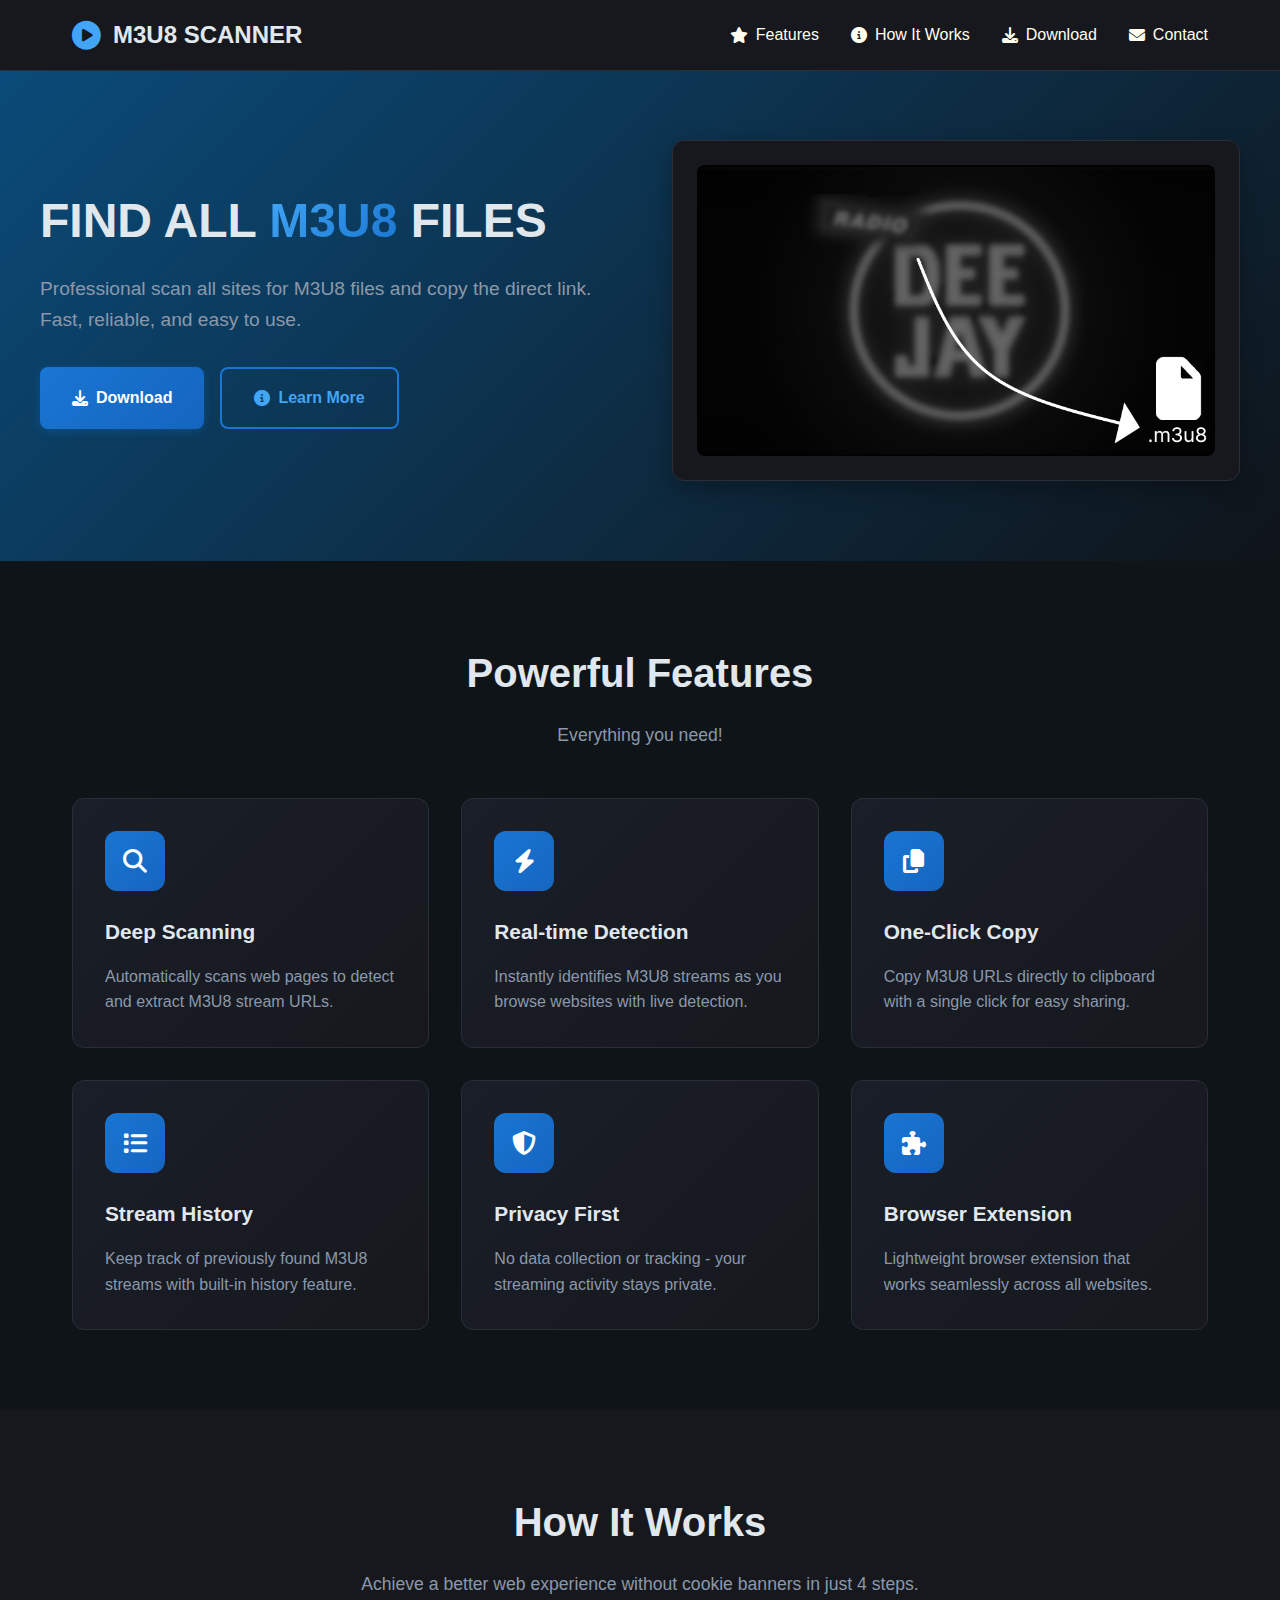
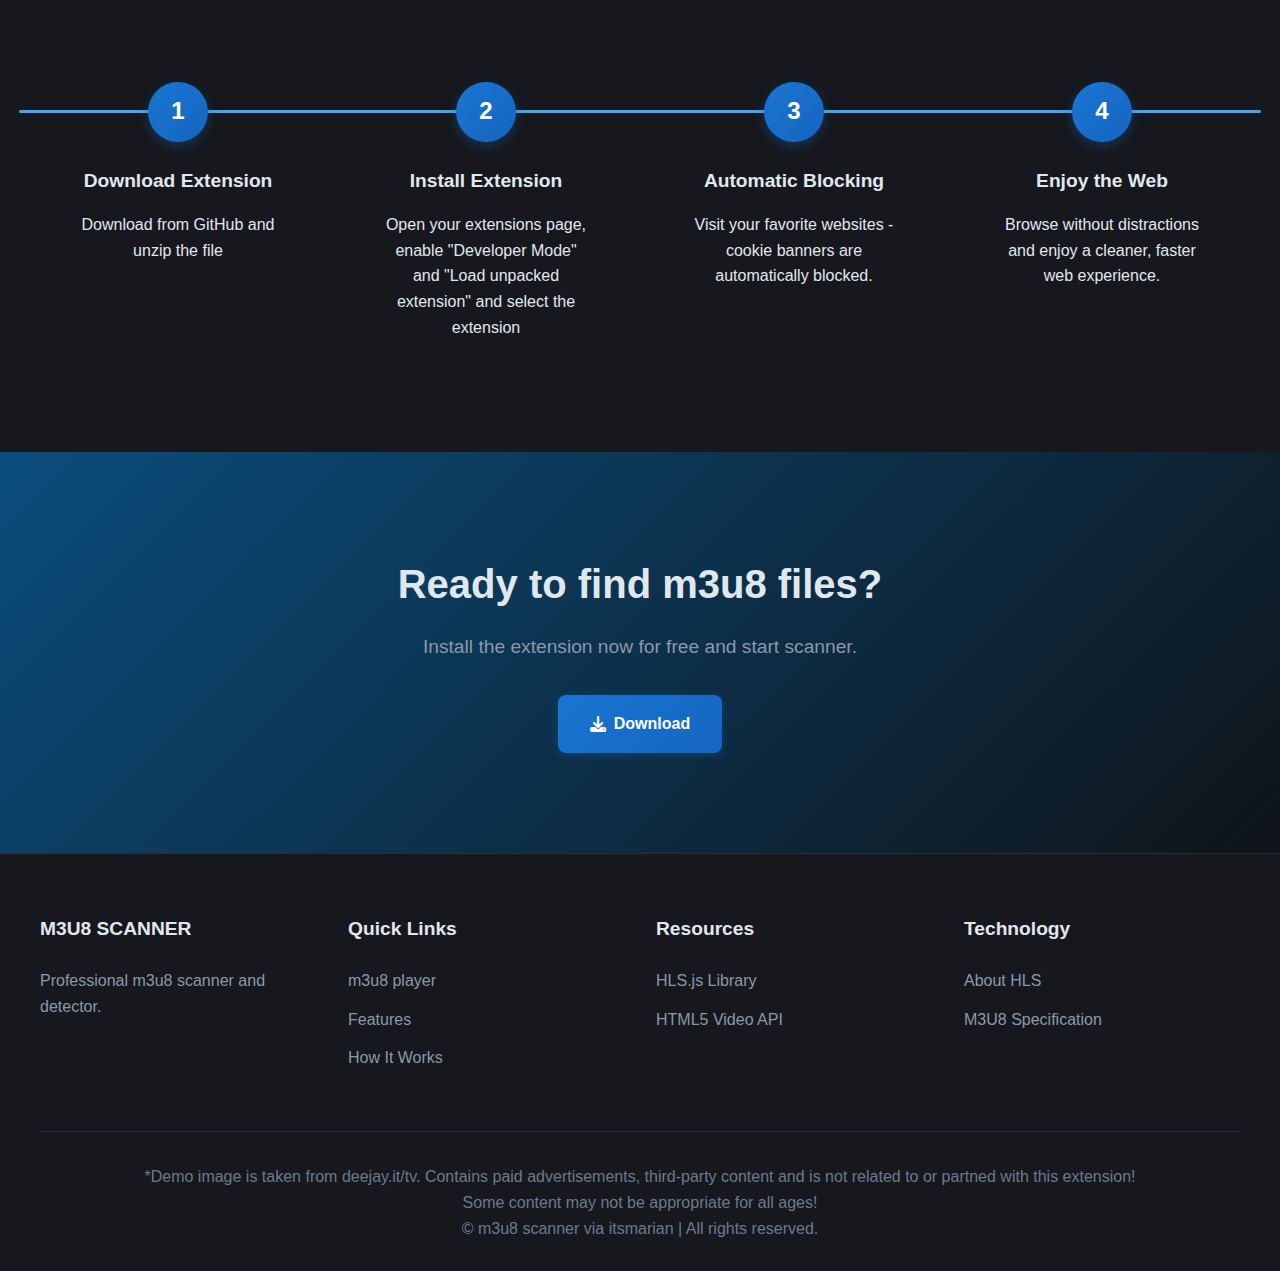
<file: index.html>
<!DOCTYPE html>
<html lang="en">
    <meta charset="UTF-8">
    <link rel="icon" href="/assets/favicon.png" type="image/x-icon">
    <meta name="viewport" content="width=device-width, initial-scale=1.0">
    <title>M3U8 SCANNER - Professionally scan all sites for M3U8 files and copy the direct link. Fast, reliable, and easy to use.</title>
    <link rel="stylesheet" href="https://cdnjs.cloudflare.com/ajax/libs/font-awesome/6.4.0/css/all.min.css">
    <link rel="stylesheet" href="/assets/footer.css">
    <link rel="stylesheet" href="/assets/styles.css">
    <!-- META -->
    <meta http-equiv="X-UA-Compatible" content="IE=edge">
    <meta name="author" content="itsmarian">
    <meta name="description" content="M3U8 SCANNER - Professionally scan all sites for M3U8 files and copy the direct link. Fast, reliable, and easy to use.">
    <meta name="keywords" content="m3u8 scanner, m3u8 player, play m3u8 files, m3u8a">
    <meta name="referrer" content="no-referrer">
    <meta name="robots" content="index, follow">
    <meta property="og:title" content="itsmarian">
    <meta property="og:description" content="M3U8 SCANNER - Professionally scan all sites for M3U8 files and copy the direct link. Fast, reliable, and easy to use.">
    <meta property="og:image" content="https://m3u8scanner.itsmarian.is-a.dev/asstes/favicon.png">
    <meta property="og:url" content="https://m3u8scanner.itsmarian.is-a.dev/">
    <meta property="og:type" content="website">
    <!-- Google tag (gtag.js) -->
    <script async="" src="https://www.googletagmanager.com/gtag/js?id=G-2E9SPPVJFL"></script>
    <script>
        window.dataLayer = window.dataLayer || [];
        function gtag(){dataLayer.push(arguments);}
        gtag('js', new Date());

        gtag('config', 'G-2E9SPPVJFL');
    </script>
</head>
<body>
    <header>
        <nav class="navbar">
            <a href="/" class="logo">
                <i class="fas fa-play-circle"></i>
                M3U8 SCANNER
            </a>
            <ul class="nav-links">
                <li class="header-nav-link mobile-li">
                    <a>HOME</a>
                </li>
                <li>
                    <a href="#features">
                        <i class="fas fa-star"></i>
                        Features
                    </a>
                </li>
                <li>
                    <a href="#how-it-works">
                        <i class="fas fa-info-circle"></i>
                        How It Works
                    </a>
                </li>
                <li>
                    <a href="#download">
                        <i class="fas fa-download"></i>
                        Download
                    </a>
                </li>
                <li>
                    <a href="https://support.itsmarian.is-a.dev/?utm_origin=https://cookiebannerblocker.itsmarian.is-a.dev/&amp;utm_page=index&amp;utm_pos=header-nav" target="_blank">
                        <i class="fas fa-envelope"></i>
                        Contact
                    </a>
                </li>
                <li class="mobile-li">
                    <div style="background: linear-gradient(90deg, var(--accent), var(--secondary)); height: 2px; width: 100%;"></div>
                </li>
                <li class="header-nav-link mobile-li">
                    <a>LEGAL</a>
                </li>
                <li class="mobile-li">
                    <a href="https://github.com/itsmarianmc/CookieBannerBlocker/blob/main/LICENSE" target="_blank">
                        <i class="fas fa-balance-scale"></i>
                        License
                    </a>
                </li>
                <li class="mobile-li">
                    <a href="legal/privacy.html">
                        <i class="fas fa-shield-alt"></i>
                        Privacy Policy
                    </a>
                </li>
            </ul>
            <div class="menu-toggle" id="mobile-menu">
                <div class="menu-icon">
                    <div class="line line-1"></div>
                    <div class="line line-2"></div>
                    <div class="line line-3"></div>
                </div>
            </div>
        </nav>
    </header>

    <section class="hero">
        <div class="hero-content">
            <div class="hero-text">
                <h1>FIND ALL <span>M3U8</span> FILES</h1>
                <p>Professional scan all sites for M3U8 files and copy the direct link. Fast, reliable, and easy to use.</p>
                <div class="hero-buttons">
                    <a href="#download" class="btn btn-primary">
                        <i class="fas fa-download"></i>
                        Download
                    </a>
                    <a href="#features" class="btn btn-outline">
                        <i class="fas fa-info-circle"></i>
                        Learn More
                    </a>
                </div>
            </div>
            <div class="hero-demo">
                <div class="demo-video">
                    <img draggable="false" src="/assets/previews/preview.png" alt="Logo of Radio DEEJAY, a circular black-and-white design with the text 'RADIO DEEJAY' in the center. A white curved line points from the logo to a file icon with the extension '.m3u8'." width="100%">
                </div>
            </div>
        </div>
    </section>

    <section class="features" id="features">
        <h2 class="section-title">Powerful Features</h2>
        <p class="section-subtitle">Everything you need!</p>
        
        <div class="features-grid">
            <div class="feature-card">
                <div class="feature-icon">
                    <i class="fas fa-search"></i>
                </div>
                <h3 class="feature-title">Deep Scanning</h3>
                <p class="feature-text">Automatically scans web pages to detect and extract M3U8 stream URLs.</p>
            </div>
            
            <div class="feature-card">
                <div class="feature-icon">
                    <i class="fas fa-bolt"></i>
                </div>
                <h3 class="feature-title">Real-time Detection</h3>
                <p class="feature-text">Instantly identifies M3U8 streams as you browse websites with live detection.</p>
            </div>
            
            <div class="feature-card">
                <div class="feature-icon">
                    <i class="fas fa-copy"></i>
                </div>
                <h3 class="feature-title">One-Click Copy</h3>
                <p class="feature-text">Copy M3U8 URLs directly to clipboard with a single click for easy sharing.</p>
            </div>
            
            <div class="feature-card">
                <div class="feature-icon">
                    <i class="fas fa-list"></i>
                </div>
                <h3 class="feature-title">Stream History</h3>
                <p class="feature-text">Keep track of previously found M3U8 streams with built-in history feature.</p>
            </div>
            
            <div class="feature-card">
                <div class="feature-icon">
                    <i class="fas fa-shield-alt"></i>
                </div>
                <h3 class="feature-title">Privacy First</h3>
                <p class="feature-text">No data collection or tracking - your streaming activity stays private.</p>
            </div>
            
            <div class="feature-card">
                <div class="feature-icon">
                    <i class="fas fa-puzzle-piece"></i>
                </div>
                <h3 class="feature-title">Browser Extension</h3>
                <p class="feature-text">Lightweight browser extension that works seamlessly across all websites.</p>
            </div>
        </div>
    </section>
    <section class="how-it-works" id="how-it-works">
        <div class="container">
            <div class="text-center">
                <h2 class="section-title">How It Works</h2>
                <p class="section-subtitle">Achieve a better web experience without cookie banners in just 4 steps.</p>
            </div>
            <div class="steps">
                <div class="step animated">
                    <div class="step-number">1</div>
                    <h3 class="step-title">Download Extension</h3>
                    <p>Download from GitHub and unzip the file</p>
                </div>
                <div class="step animated">
                    <div class="step-number">2</div>
                    <h3 class="step-title">Install Extension</h3>
                    <p>Open your extensions page, enable "Developer Mode" and "Load unpacked extension" and select the extension</p>
                </div>
                <div class="step animated">
                    <div class="step-number">3</div>
                    <h3 class="step-title">Automatic Blocking</h3>
                    <p>Visit your favorite websites - cookie banners are automatically blocked.</p>
                </div>
                <div class="step animated">
                    <div class="step-number">4</div>
                    <h3 class="step-title">Enjoy the Web</h3>
                    <p>Browse without distractions and enjoy a cleaner, faster web experience.</p>
                </div>
            </div>
        </div>
    </section>
    <section class="cta" id="download">
        <h2>Ready to find m3u8 files?</h2>
        <p>Install the extension now for free and start scanner.</p>
        <a href="https://github.com/itsmarianmc/m3u8-scanner/releases/latest/" class="btn btn-primary">
            <i class="fas fa-download"></i>
            Download
        </a>
    </section>
    <footer>
        <div class="footer-content">
            <div class="footer-grid">
                <div class="footer-col">
                    <h3>M3U8 SCANNER</h3>
                    <p style="color: #8b98ab; margin-top: 1rem;">Professional m3u8 scanner and detector.</p>
                </div>
                
                <div class="footer-col">
                    <h3>Quick Links</h3>
                    <ul class="footer-links">
                        <li><a href="/player">m3u8 player</a></li>
                        <li><a href="#features">Features</a></li>
                        <li><a href="#how-it-works">How It Works</a></li>
                    </ul>
                </div>
                
                <div class="footer-col">
                    <h3>Resources</h3>
                    <ul class="footer-links">
                        <li><a href="https://github.com/video-dev/hls.js">HLS.js Library</a></li>
                        <li><a href="https://developer.mozilla.org/en-US/docs/Web/API/HTMLMediaElement">HTML5 Video API</a></li>
                    </ul>
                </div>
                
                <div class="footer-col">
                    <h3>Technology</h3>
                    <ul class="footer-links">
                        <li><a href="https://en.wikipedia.org/wiki/HTTP_Live_Streaming">About HLS</a></li>
                        <li><a href="https://datatracker.ietf.org/doc/html/rfc8216">M3U8 Specification</a></li>
                    </ul>
                </div>
            </div>
            
            <div class="copyright">
                <span>*Demo image is taken from deejay.it/tv. Contains paid advertisements, third-party content and is not related to or partned with this extension! <br>Some content may not be appropriate for all ages!</span>
                <p>© <span id="copyright"></span> m3u8 scanner via <a class="linkout nodecoration" href="https://github.com/itsmarianmc/">itsmarian</a> | <a class="linkout nodecoration" href="https://github.com/itsmarianmc/m3u8-scanner/blob/main/LICENSE">All rights reserved</a>.</p>
            </div>
        </div>
    </footer>
    <script src="https://itsmarian-static.is-a.dev/global/copyright.js"></script>
    <script src="/assets/script.js"></script>
</body>
</html>
</file>
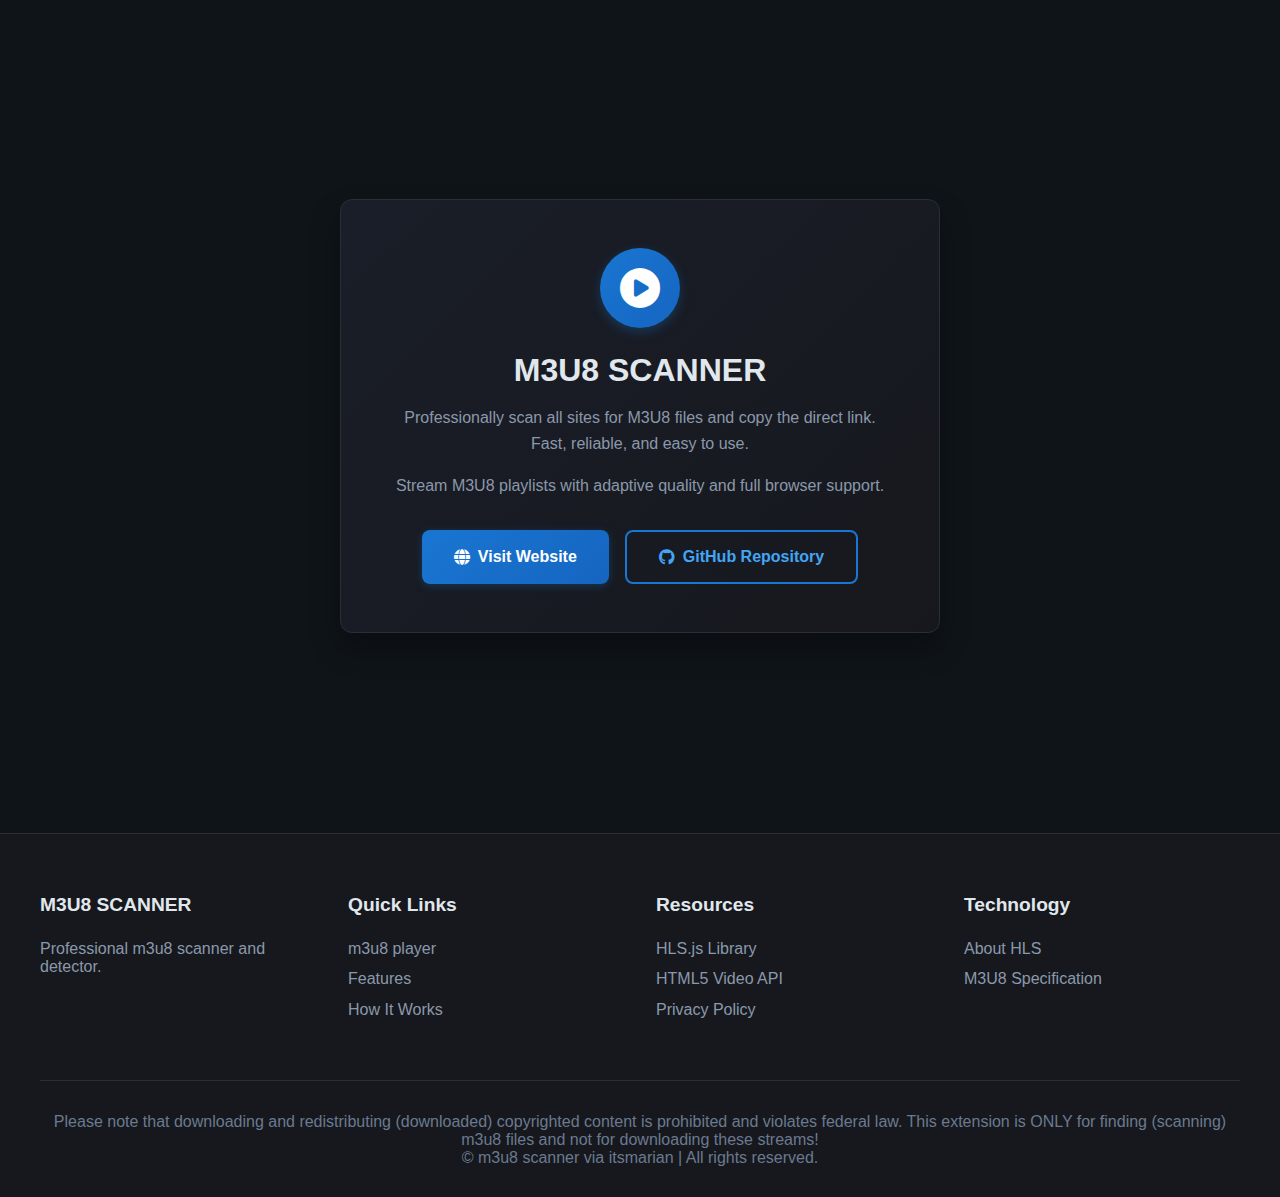
<file: install.html>
<!DOCTYPE html>
<html lang="en">
<head>
    <meta charset="UTF-8">
    <link rel="icon" href="/assets/favicon.png" type="image/x-icon">
    <meta name="viewport" content="width=device-width, initial-scale=1.0">
    <title>M3U8 SCANNER - Installation</title>
    <link rel="stylesheet" href="https://cdnjs.cloudflare.com/ajax/libs/font-awesome/6.4.0/css/all.min.css">
    <link rel="stylesheet" href="/assets/install.css">
    <link rel="stylesheet" href="/assets/footer.css">
    <!-- META -->
    <meta http-equiv="X-UA-Compatible" content="IE=edge">
    <meta name="author" content="itsmarian">
    <meta name="description" content="M3U8 SCANNER - Professionally scan all sites for M3U8 files and copy the direct link. Fast, reliable, and easy to use.">
    <meta name="keywords" content="m3u8 scanner, m3u8 player, play m3u8 files, m3u8a">
    <meta name="referrer" content="no-referrer">
    <meta name="robots" content="index, follow">
    <meta property="og:title" content="itsmarian">
    <meta property="og:description" content="M3U8 SCANNER - Professionally scan all sites for M3U8 files and copy the direct link. Fast, reliable, and easy to use.">
    <meta property="og:image" content="https://m3u8scanner.itsmarian.is-a.dev/asstes/favicon.png">
    <meta property="og:url" content="https://m3u8scanner.itsmarian.is-a.dev/">
    <meta property="og:type" content="website">
    <!-- Google tag (gtag.js) -->
    <script async="" src="https://www.googletagmanager.com/gtag/js?id=G-2E9SPPVJFL"></script>
    <script>
        window.dataLayer = window.dataLayer || [];
        function gtag(){dataLayer.push(arguments);}
        gtag('js', new Date());

        gtag('config', 'G-2E9SPPVJFL');
    </script>
</head>
<body>
    <div class="content">
        <div class="message" id="msg-container"></div>
    </div>
    <footer>
        <div class="footer-content">
            <div class="footer-grid">
                <div class="footer-col">
                    <h3>M3U8 SCANNER</h3>
                    <p style="color: #8b98ab; margin-top: 1rem;">Professional m3u8 scanner and detector.</p>
                </div>
                
                <div class="footer-col">
                    <h3>Quick Links</h3>
                    <ul class="footer-links">
                        <li><a href="/player">m3u8 player</a></li>
                        <li><a href="#features">Features</a></li>
                        <li><a href="#how-it-works">How It Works</a></li>
                    </ul>
                </div>
                
                <div class="footer-col">
                    <h3>Resources</h3>
                    <ul class="footer-links">
                        <li><a href="https://github.com/video-dev/hls.js">HLS.js Library</a></li>
                        <li><a href="https://developer.mozilla.org/en-US/docs/Web/API/HTMLMediaElement">HTML5 Video API</a></li>
                        <li><a href="/privacy">Privacy Policy</a></li>
                    </ul>
                </div>
                
                <div class="footer-col">
                    <h3>Technology</h3>
                    <ul class="footer-links">
                        <li><a href="https://en.wikipedia.org/wiki/HTTP_Live_Streaming">About HLS</a></li>
                        <li><a href="https://datatracker.ietf.org/doc/html/rfc8216">M3U8 Specification</a></li>
                    </ul>
                </div>
            </div>
            
            <div class="copyright">
                <span>Please note that downloading and redistributing (downloaded) copyrighted content is prohibited and violates federal law. This extension is ONLY for finding (scanning) m3u8 files and not for downloading these streams!</span>
                <br>
                <p>© <span id="copyright"></span> m3u8 scanner via <a class="linkout nodecoration" href="https://github.com/itsmarianmc/">itsmarian</a> | <a class="linkout nodecoration" href="https://github.com/itsmarianmc/m3u8-acanner/blob/main/LICENSE">All rights reserved</a>.</p>
            </div>
        </div>
    </footer>
    <script src="https://itsmarian-static.is-a.dev/global/copyright.js"></script>
    <script>
        document.addEventListener('DOMContentLoaded', function() {
            const msgContainer = document.getElementById('msg-container');
            const urlParams = new URLSearchParams(window.location.search);
            
            if (urlParams.has('install') && 
                urlParams.get('install') === 'success' &&
                urlParams.has('version')) {
                
                const version = urlParams.get('version');
                const extensionId = urlParams.get('chrome-runtime-id') || 'N/A';
                
                msgContainer.className = 'message success-message';
                msgContainer.innerHTML = `
                    <div class="message-icon">
                        <i class="fas fa-check-circle"></i>
                    </div>
                    <h2 class="message-title">Installation Successful!</h2>
                    <div class="message-content">
                        <p>M3U8 SCANNER v${version} has been successfully installed.</p>
                        <div class="version-info">
                            <div>Version: ${version}</div>
                            <div>Extension ID: ${extensionId}</div>
                        </div>
                        <p>You can now stream M3U8 videos with ease. Thanks for installing M3U8 SCANNER!</p>
                    </div>
                    <div class="message-actions">
                        <a href="/" class="btn btn-primary">
                            <i class="fas fa-globe"></i>
                            Visit Website
                        </a>
                        <a href="http://github.com/itsmarianmc/m3u8-scanner/" class="btn btn-outline">
                            <i class="fa-brands fa-github"></i>
                            GitHub Repository
                        </a>
                    </div>
                `;
            } else if (urlParams.has('throw') && urlParams.get('throw') === 'error') {
                const errorType = urlParams.get('error_type') || 'Unknown Error';
                const errorDesc = urlParams.get('error_description') || 'An unexpected error occurred.';
                const actions = urlParams.get('actions') || 'Please try again later.';
                
                msgContainer.className = 'message error-message';
                msgContainer.innerHTML = `
                    <div class="message-icon">
                        <i class="fas fa-exclamation-triangle"></i>
                    </div>
                    <h2 class="message-title">Error: ${errorType}</h2>
                    <div class="message-content">
                        <p>${decodeURIComponent(errorDesc)}</p>
                        <p><strong>Recommended actions:</strong> ${decodeURIComponent(actions)}</p>
                    </div>
                    <div class="message-actions">
                        <a href="/" class="btn btn-primary error">
                            <i class="fas fa-home"></i>
                            Back to Home
                        </a>
                    </div>
                `;
            } else {
                msgContainer.className = 'message';
                msgContainer.innerHTML = `
                    <div class="message-icon">
                        <i class="fas fa-play-circle"></i>
                    </div>
                    <h2 class="message-title">M3U8 SCANNER</h2>
                    <div class="message-content">
                        <p>Professionally scan all sites for M3U8 files and copy the direct link. Fast, reliable, and easy to use.</p>
                        <p>Stream M3U8 playlists with adaptive quality and full browser support.</p>
                    </div>
                    <div class="message-actions">
                        <a href="/" class="btn btn-primary">
                            <i class="fas fa-globe"></i>
                            Visit Website
                        </a>
                        <a href="http://github.com/itsmarianmc/m3u8-scanner/" class="btn btn-outline">
                            <i class="fa-brands fa-github"></i>
                            GitHub Repository
                        </a>
                    </div>
                `;
            }
        });
    </script>
</body>
</html>
</file>
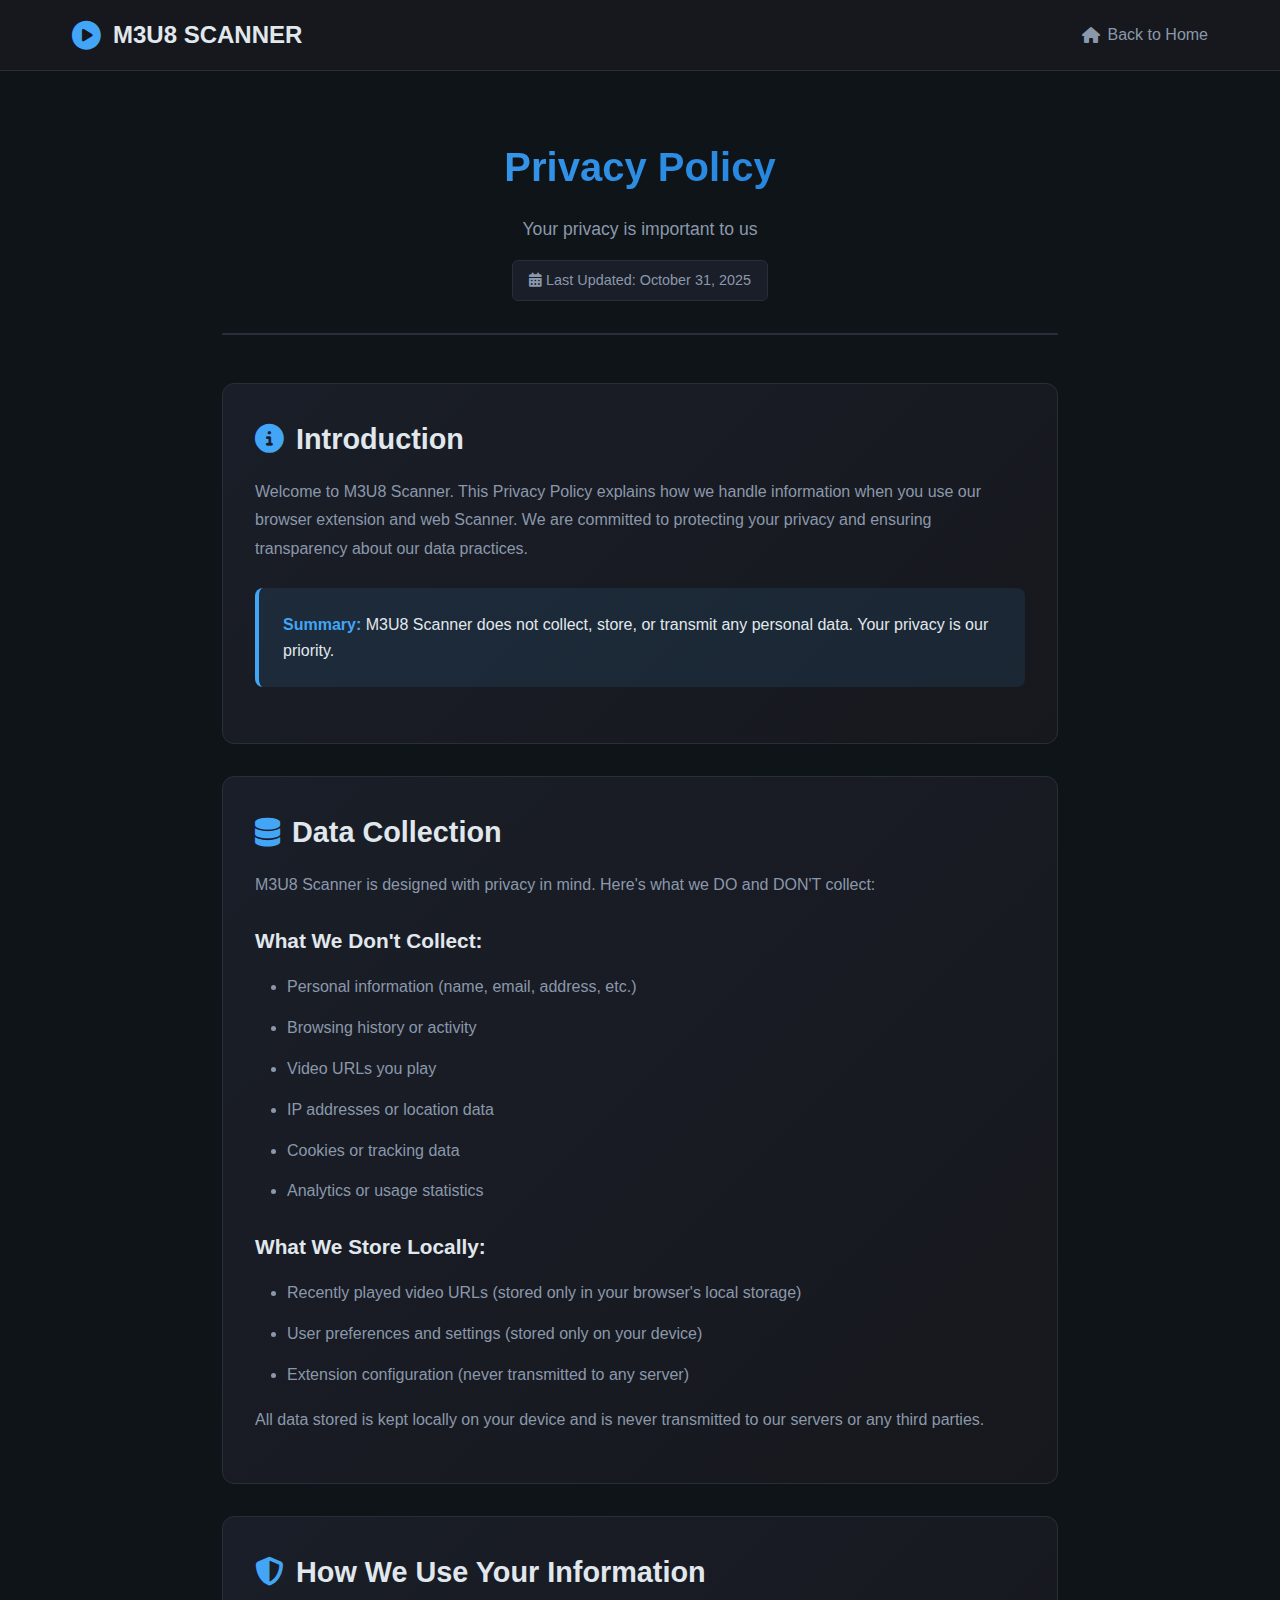
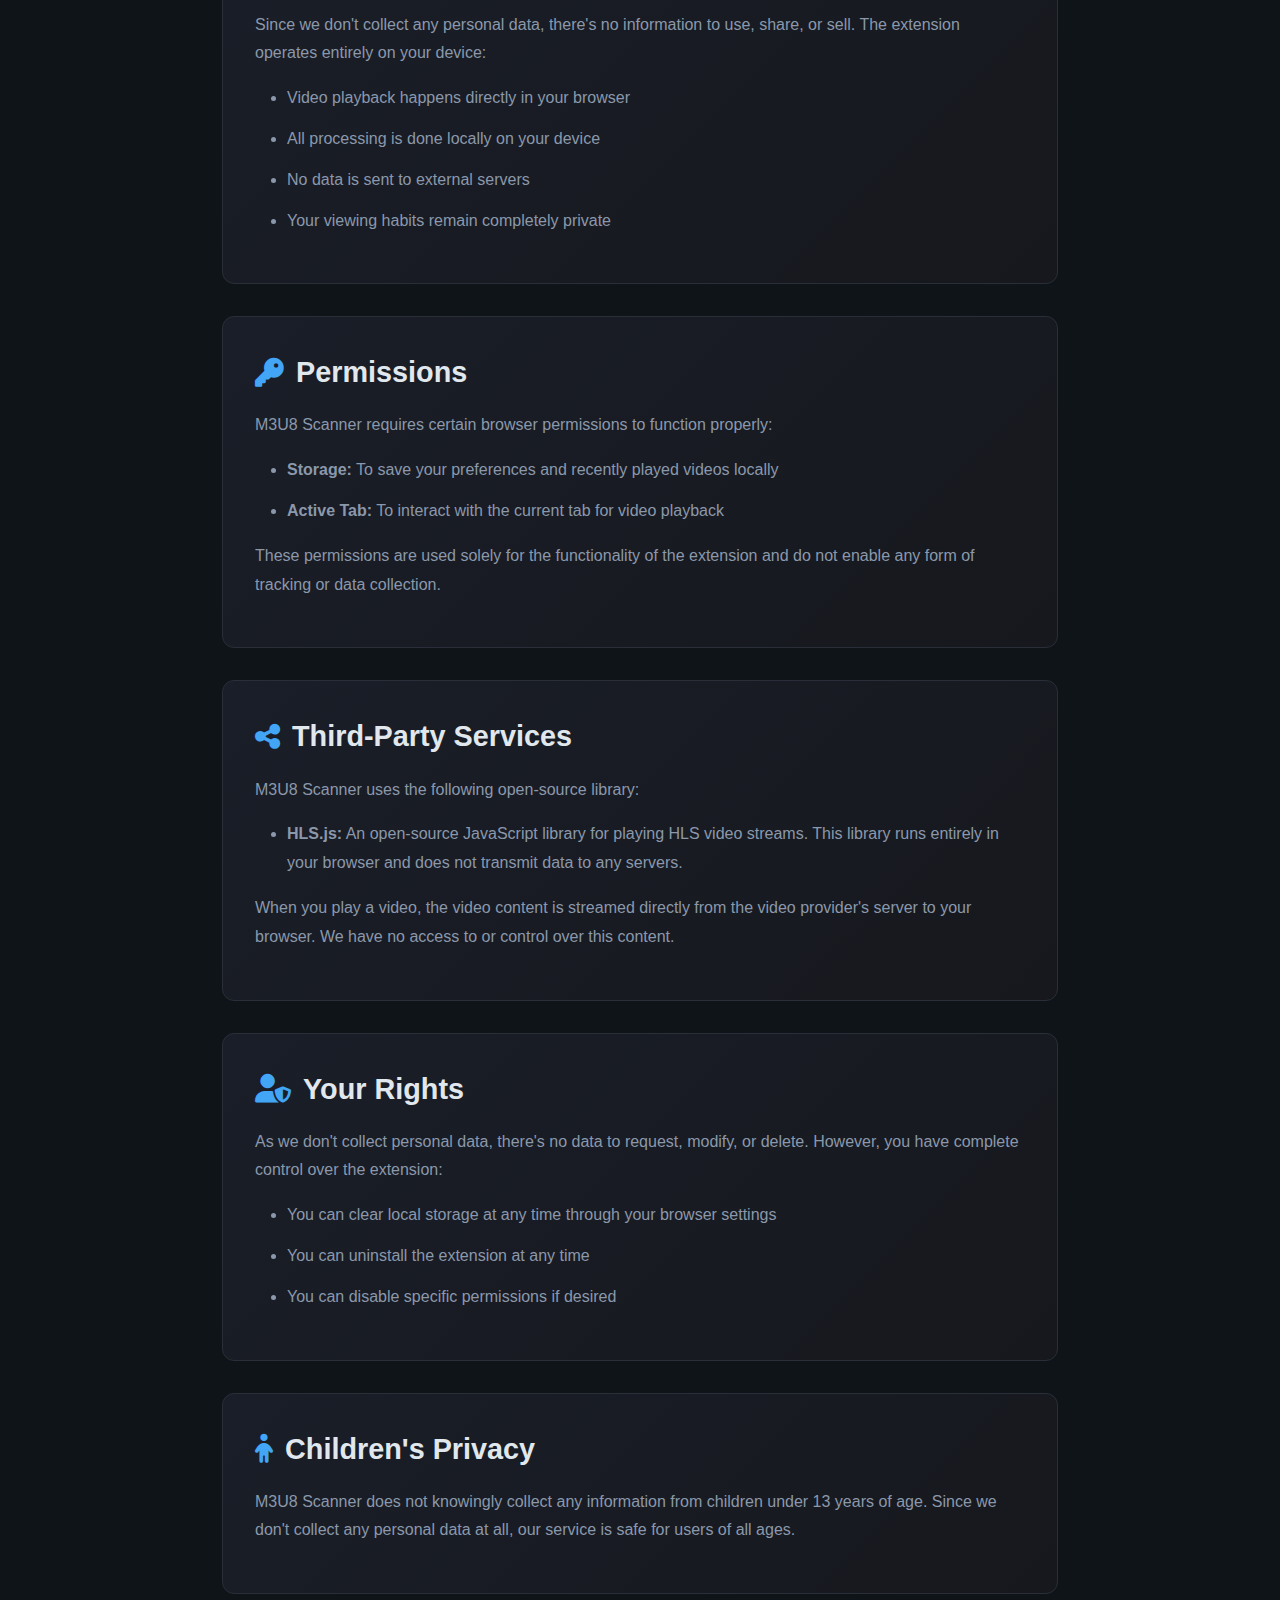
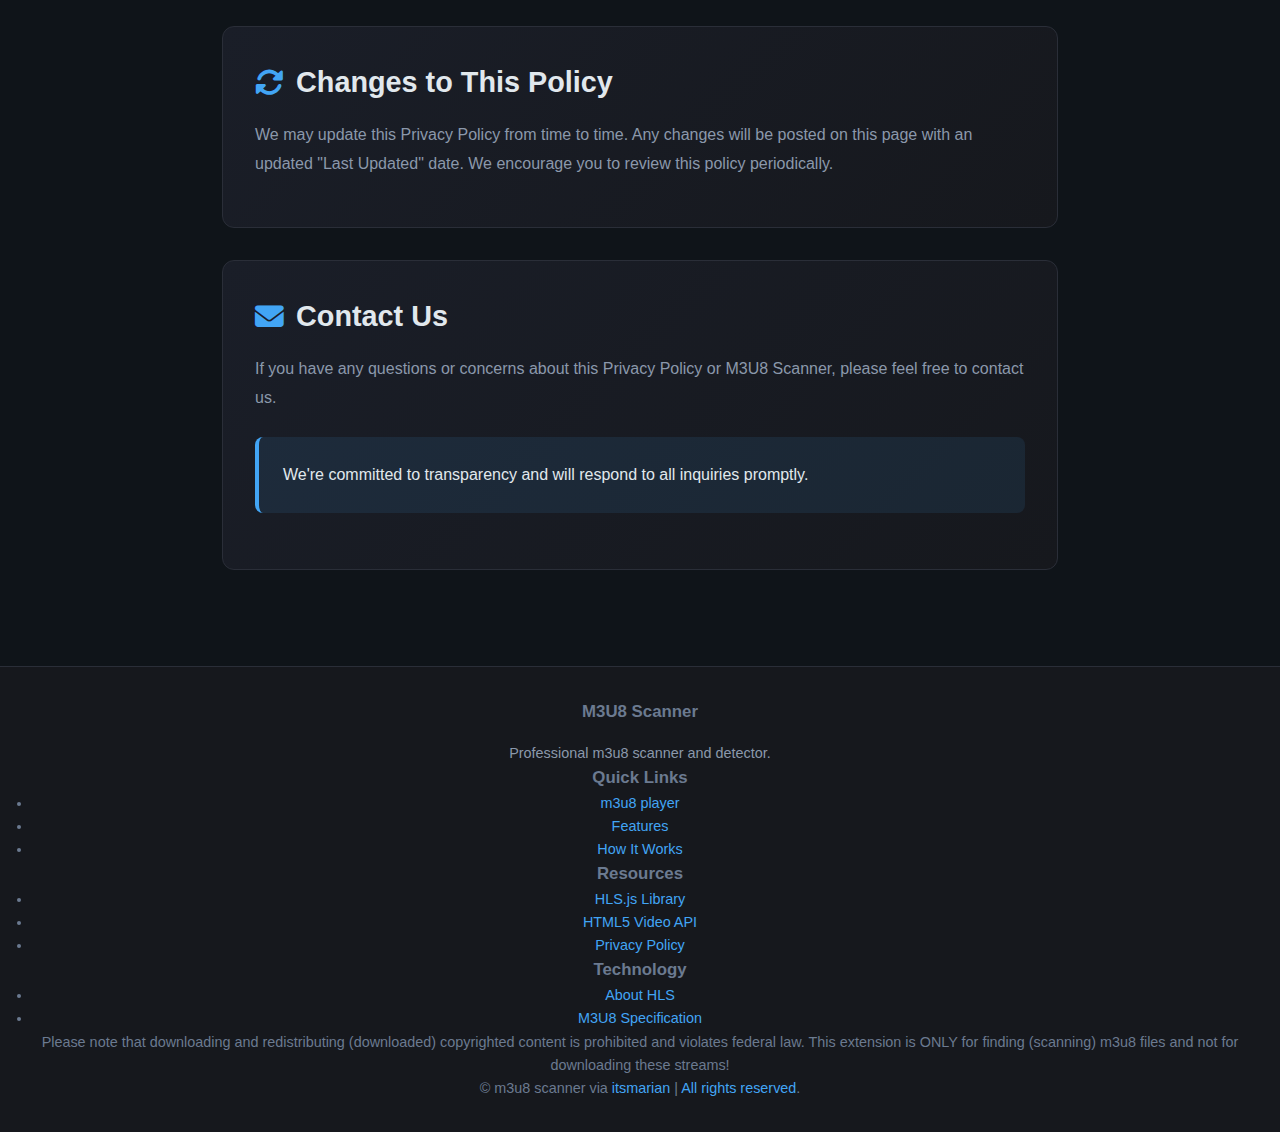
<file: privacy.html>
<!DOCTYPE html>
<html lang="en">
<head>
    <meta charset="UTF-8">
    <link rel="icon" href="/assets/favicon.png" type="image/x-icon">
    <meta name="viewport" content="width=device-width, initial-scale=1.0">
    <title>M3U8 SCANNER - Privacy Policy</title>
    <link rel="stylesheet" href="https://cdnjs.cloudflare.com/ajax/libs/font-awesome/6.4.0/css/all.min.css">
    <!-- META -->
    <meta http-equiv="X-UA-Compatible" content="IE=edge">
    <meta name="author" content="itsmarian">
    <meta name="description" content="M3U8 SCANNER - Professionally scan all sites for M3U8 files and copy the direct link. Fast, reliable, and easy to use.">
    <meta name="keywords" content="m3u8 scanner, m3u8 player, play m3u8 files, m3u8a">
    <meta name="referrer" content="no-referrer">
    <meta name="robots" content="index, follow">
    <meta property="og:title" content="itsmarian">
    <meta property="og:description" content="M3U8 SCANNER - Professionally scan all sites for M3U8 files and copy the direct link. Fast, reliable, and easy to use.">
    <meta property="og:image" content="https://m3u8scanner.itsmarian.is-a.dev/asstes/favicon.png">
    <meta property="og:url" content="https://m3u8scanner.itsmarian.is-a.dev/">
    <meta property="og:type" content="website">
    <!-- Google tag (gtag.js) -->
    <script async="" src="https://www.googletagmanager.com/gtag/js?id=G-2E9SPPVJFL"></script>
    <script>
        window.dataLayer = window.dataLayer || [];
        function gtag(){dataLayer.push(arguments);}
        gtag('js', new Date());

        gtag('config', 'G-2E9SPPVJFL');
    </script>
    <style>
        * {
            margin: 0;
            padding: 0;
            box-sizing: border-box;
        }

        body {
            font-family: -apple-system, BlinkMacSystemFont, 'Segoe UI', 'Inter', sans-serif;
            background: #0f1419;
            color: #e1e8ed;
            line-height: 1.6;
        }

        header {
            background: #16181d;
            border-bottom: 1px solid #2a2e38;
            padding: 1rem 0;
        }

        .navbar {
            max-width: 1200px;
            margin: 0 auto;
            display: flex;
            justify-content: space-between;
            align-items: center;
            padding: 0 2rem;
        }

        .logo {
            display: flex;
            align-items: center;
            gap: 12px;
            text-decoration: none;
            color: #e1e8ed;
            font-weight: 700;
            font-size: 1.5rem;
        }

        .logo i {
            color: #42a5f5;
            font-size: 1.8rem;
        }

        .nav-link {
            color: #8b98ab;
            text-decoration: none;
            transition: all 0.3s;
            display: flex;
            align-items: center;
            gap: 0.5rem;
            font-weight: 500;
        }

        .nav-link:hover {
            color: #42a5f5;
        }

        .content {
            max-width: 900px;
            margin: 0 auto;
            padding: 4rem 2rem;
        }

        .page-header {
            text-align: center;
            margin-bottom: 3rem;
            padding-bottom: 2rem;
            border-bottom: 2px solid #2a2e38;
        }

        .page-title {
            font-size: 2.5rem;
            font-weight: 700;
            margin-bottom: 1rem;
            background: linear-gradient(135deg, #42a5f5 0%, #1976d2 100%);
            -webkit-background-clip: text;
            -webkit-text-fill-color: transparent;
            background-clip: text;
        }

        .page-subtitle {
            color: #8b98ab;
            font-size: 1.1rem;
        }

        .last-updated {
            display: inline-block;
            background: #1a1e28;
            border: 1px solid #2a2e38;
            padding: 0.5rem 1rem;
            border-radius: 6px;
            margin-top: 1rem;
            font-size: 0.9rem;
            color: #8b98ab;
        }

        .section {
            background: linear-gradient(135deg, #1a1e28 0%, #16181d 100%);
            border: 1px solid #2a2e38;
            border-radius: 12px;
            padding: 2rem;
            margin-bottom: 2rem;
        }

        .section h2 {
            font-size: 1.8rem;
            margin-bottom: 1rem;
            color: #e1e8ed;
            display: flex;
            align-items: center;
            gap: 0.75rem;
        }

        .section h2 i {
            color: #42a5f5;
        }

        .section h3 {
            font-size: 1.3rem;
            margin-top: 1.5rem;
            margin-bottom: 0.75rem;
            color: #e1e8ed;
        }

        .section p {
            color: #8b98ab;
            margin-bottom: 1rem;
            line-height: 1.8;
        }

        .section ul {
            margin: 1rem 0;
            padding-left: 2rem;
        }

        .section li {
            color: #8b98ab;
            margin-bottom: 0.75rem;
            line-height: 1.8;
        }

        .highlight-box {
            background: rgba(66, 165, 245, 0.1);
            border-left: 4px solid #42a5f5;
            padding: 1.5rem;
            border-radius: 8px;
            margin: 1.5rem 0;
        }

        .highlight-box strong {
            color: #42a5f5;
        }

        footer {
            background: #16181d;
            border-top: 1px solid #2a2e38;
            padding: 2rem;
            text-align: center;
            color: #6b7a90;
            font-size: 0.9rem;
        }

        footer a {
            color: #42a5f5;
            text-decoration: none;
        }

        @media (max-width: 768px) {
            .content {
                padding: 2rem 1rem;
            }

            .page-title {
                font-size: 2rem;
            }

            .section {
                padding: 1.5rem;
            }
        }
    </style>
</head>
<body>
    <header>
        <nav class="navbar">
            <a href="index.html" class="logo">
                <i class="fas fa-play-circle"></i>
                M3U8 SCANNER
            </a>
            <a href="index.html" class="nav-link">
                <i class="fas fa-home"></i>
                Back to Home
            </a>
        </nav>
    </header>
    <div class="content">
        <div class="page-header">
            <h1 class="page-title">Privacy Policy</h1>
            <p class="page-subtitle">Your privacy is important to us</p>
            <div class="last-updated">
                <i class="fas fa-calendar-alt"></i>
                Last Updated: October 31, 2025
            </div>
        </div>
        <div class="section">
            <h2><i class="fas fa-info-circle"></i> Introduction</h2>
            <p>
                Welcome to M3U8 Scanner. This Privacy Policy explains how we handle information when you use our browser extension and web Scanner. We are committed to protecting your privacy and ensuring transparency about our data practices.
            </p>
            <div class="highlight-box">
                <strong>Summary:</strong> M3U8 Scanner does not collect, store, or transmit any personal data. Your privacy is our priority.
            </div>
        </div>
        <div class="section">
            <h2><i class="fas fa-database"></i> Data Collection</h2>
            <p>M3U8 Scanner is designed with privacy in mind. Here's what we DO and DON'T collect:</p>
            <h3>What We Don't Collect:</h3>
            <ul>
                <li>Personal information (name, email, address, etc.)</li>
                <li>Browsing history or activity</li>
                <li>Video URLs you play</li>
                <li>IP addresses or location data</li>
                <li>Cookies or tracking data</li>
                <li>Analytics or usage statistics</li>
            </ul>
            <h3>What We Store Locally:</h3>
            <ul>
                <li>Recently played video URLs (stored only in your browser's local storage)</li>
                <li>User preferences and settings (stored only on your device)</li>
                <li>Extension configuration (never transmitted to any server)</li>
            </ul>
            <p>All data stored is kept locally on your device and is never transmitted to our servers or any third parties.</p>
        </div>
        <div class="section">
            <h2><i class="fas fa-shield-alt"></i> How We Use Your Information</h2>
            <p>
                Since we don't collect any personal data, there's no information to use, share, or sell. The extension operates entirely on your device:
            </p>
            <ul>
                <li>Video playback happens directly in your browser</li>
                <li>All processing is done locally on your device</li>
                <li>No data is sent to external servers</li>
                <li>Your viewing habits remain completely private</li>
            </ul>
        </div>
        <div class="section">
            <h2><i class="fas fa-key"></i> Permissions</h2>
            <p>M3U8 Scanner requires certain browser permissions to function properly:</p>
            <ul>
                <li><strong>Storage:</strong> To save your preferences and recently played videos locally</li>
                <li><strong>Active Tab:</strong> To interact with the current tab for video playback</li>
            </ul>
            <p>These permissions are used solely for the functionality of the extension and do not enable any form of tracking or data collection.</p>
        </div>
        <div class="section">
            <h2><i class="fas fa-share-alt"></i> Third-Party Services</h2>
            <p>
                M3U8 Scanner uses the following open-source library:
            </p>
            <ul>
                <li><strong>HLS.js:</strong> An open-source JavaScript library for playing HLS video streams. This library runs entirely in your browser and does not transmit data to any servers.</li>
            </ul>
            <p>
                When you play a video, the video content is streamed directly from the video provider's server to your browser. We have no access to or control over this content.
            </p>
        </div>
        <div class="section">
            <h2><i class="fas fa-user-shield"></i> Your Rights</h2>
            <p>As we don't collect personal data, there's no data to request, modify, or delete. However, you have complete control over the extension:</p>
            <ul>
                <li>You can clear local storage at any time through your browser settings</li>
                <li>You can uninstall the extension at any time</li>
                <li>You can disable specific permissions if desired</li>
            </ul>
        </div>
        <div class="section">
            <h2><i class="fas fa-child"></i> Children's Privacy</h2>
            <p>
                M3U8 Scanner does not knowingly collect any information from children under 13 years of age. Since we don't collect any personal data at all, our service is safe for users of all ages.
            </p>
        </div>
        <div class="section">
            <h2><i class="fas fa-sync-alt"></i> Changes to This Policy</h2>
            <p>
                We may update this Privacy Policy from time to time. Any changes will be posted on this page with an updated "Last Updated" date. We encourage you to review this policy periodically.
            </p>
        </div>
        <div class="section">
            <h2><i class="fas fa-envelope"></i> Contact Us</h2>
            <p>
                If you have any questions or concerns about this Privacy Policy or M3U8 Scanner, please feel free to contact us.
            </p>
            <div class="highlight-box">
                <p style="color: #e1e8ed; margin-bottom: 0;">
                    We're committed to transparency and will respond to all inquiries promptly.
                </p>
            </div>
        </div>
    </div>
    <footer>
        <div class="footer-content">
            <div class="footer-grid">
                <div class="footer-col">
                    <h3>M3U8 Scanner</h3>
                    <p style="color: #8b98ab; margin-top: 1rem;">Professional m3u8 scanner and detector.</p>
                </div>
                <div class="footer-col">
                    <h3>Quick Links</h3>
                    <ul class="footer-links">
                        <li><a href="/player">m3u8 player</a></li>
                        <li><a href="#features">Features</a></li>
                        <li><a href="#how-it-works">How It Works</a></li>
                    </ul>
                </div>
                <div class="footer-col">
                    <h3>Resources</h3>
                    <ul class="footer-links">
                        <li><a href="https://github.com/video-dev/hls.js">HLS.js Library</a></li>
                        <li><a href="https://developer.mozilla.org/en-US/docs/Web/API/HTMLMediaElement">HTML5 Video API</a></li>
                        <li><a href="/privacy">Privacy Policy</a></li>
                    </ul>
                </div>
                <div class="footer-col">
                    <h3>Technology</h3>
                    <ul class="footer-links">
                        <li><a href="https://en.wikipedia.org/wiki/HTTP_Live_Streaming">About HLS</a></li>
                        <li><a href="https://datatracker.ietf.org/doc/html/rfc8216">M3U8 Specification</a></li>
                    </ul>
                </div>
            </div>
            <div class="copyright">
                <span>Please note that downloading and redistributing (downloaded) copyrighted content is prohibited and violates federal law. This extension is ONLY for finding (scanning) m3u8 files and not for downloading these streams!</span>
                <br>
                <p>© <span id="copyright"></span> m3u8 scanner via <a class="linkout nodecoration" href="https://github.com/itsmarianmc/">itsmarian</a> | <a class="linkout nodecoration" href="https://github.com/itsmarianmc/m3u8-scanner/blob/main/LICENSE">All rights reserved</a>.</p>
            </div>
        </div>
    </footer>
    <script src="https://itsmarian-static.is-a.dev/global/copyright.js"></script>
</body>
</html>
</file>
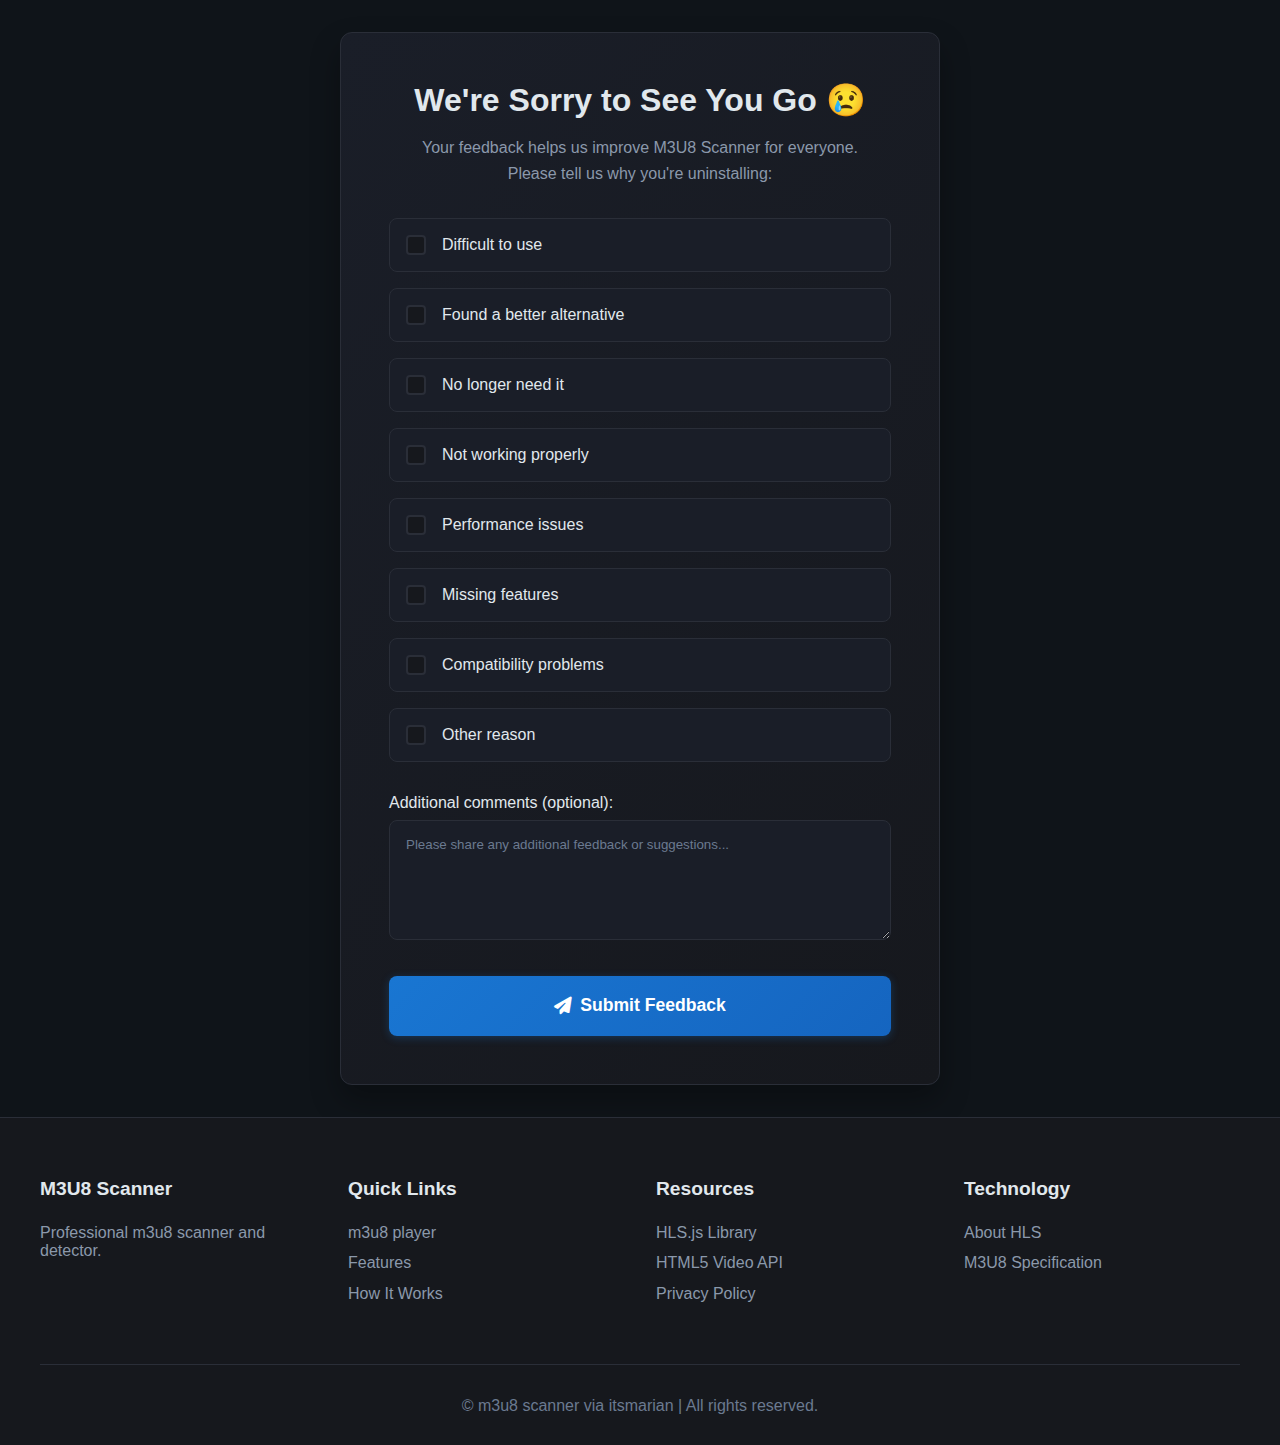
<file: uninstall.html>
<!DOCTYPE html>
<html lang="en">
<head>
    <meta charset="UTF-8">
    <link rel="icon" href="/assets/favicon.png" type="image/png">
    <meta name="viewport" content="width=device-width, initial-scale=1.0">
    <title>M3U8 SCANNER - Uninstall Feedback</title>
    <link rel="stylesheet" href="https://cdnjs.cloudflare.com/ajax/libs/font-awesome/6.4.0/css/all.min.css">
    <link rel="stylesheet" href="assets/uninstall.css">
    <link rel="stylesheet" href="assets/footer.css">
    <!-- META -->
    <meta http-equiv="X-UA-Compatible" content="IE=edge">
    <meta name="author" content="itsmarian">
    <meta name="description" content="M3U8 SCANNER - Professionally scan all sites for M3U8 files and copy the direct link. Fast, reliable, and easy to use.">
    <meta name="keywords" content="m3u8 scanner, m3u8 player, play m3u8 files, m3u8a">
    <meta name="referrer" content="no-referrer">
    <meta name="robots" content="index, follow">
    <meta property="og:title" content="itsmarian">
    <meta property="og:description" content="M3U8 SCANNER - Professionally scan all sites for M3U8 files and copy the direct link. Fast, reliable, and easy to use.">
    <meta property="og:image" content="https://m3u8scanner.itsmarian.is-a.dev/asstes/favicon.png">
    <meta property="og:url" content="https://m3u8scanner.itsmarian.is-a.dev/">
    <meta property="og:type" content="website">
    <!-- Google tag (gtag.js) -->
    <script async="" src="https://www.googletagmanager.com/gtag/js?id=G-2E9SPPVJFL"></script>
    <script>
        window.dataLayer = window.dataLayer || [];
        function gtag(){dataLayer.push(arguments);}
        gtag('js', new Date());

        gtag('config', 'G-2E9SPPVJFL');
    </script>
</head>
<body>
    <div class="content">
        <div class="feedback-form" id="feedbackForm">
            <h1 class="form-title">We're Sorry to See You Go 😢</h1>
            <p class="form-description">
                Your feedback helps us improve M3U8 Scanner for everyone.<br>
                Please tell us why you're uninstalling:
            </p>
            <form id="uninstallForm">
                <input type="hidden" id="version" name="version" value="">
                <div class="reasons-grid">
                    <label class="reason-item">
                        <input type="checkbox" name="reasons" value="difficult_use">
                        <span class="reason-text">Difficult to use</span>
                    </label>
                    <label class="reason-item">
                        <input type="checkbox" name="reasons" value="alternative">
                        <span class="reason-text">Found a better alternative</span>
                    </label>
                    <label class="reason-item">
                        <input type="checkbox" name="reasons" value="no_longer_needed">
                        <span class="reason-text">No longer need it</span>
                    </label>
                    <label class="reason-item">
                        <input type="checkbox" name="reasons" value="not_working">
                        <span class="reason-text">Not working properly</span>
                    </label>
                    <label class="reason-item">
                        <input type="checkbox" name="reasons" value="performance">
                        <span class="reason-text">Performance issues</span>
                    </label>
                    <label class="reason-item">
                        <input type="checkbox" name="reasons" value="missing_features">
                        <span class="reason-text">Missing features</span>
                    </label>
                    <label class="reason-item">
                        <input type="checkbox" name="reasons" value="compatibility">
                        <span class="reason-text">Compatibility problems</span>
                    </label>
                    <label class="reason-item">
                        <input type="checkbox" name="reasons" value="other">
                        <span class="reason-text">Other reason</span>
                    </label>
                </div>
                <div class="textarea-group">
                    <label for="comments">Additional comments (optional):</label>
                    <textarea id="comments" name="comments" placeholder="Please share any additional feedback or suggestions..."></textarea>
                </div>
                <button type="submit" class="submit-btn" id="submitBtn">
                    <i class="fas fa-paper-plane"></i>
                    Submit Feedback
                </button>
                <div id="errorMessage" class="error-message hidden"></div>
            </form>
        </div>
        <div class="thank-you-message hidden" id="thankYouMessage">
            <div class="thank-you-icon">
                <i class="fas fa-heart"></i>
            </div>
            <h2 class="form-title">Thank You! ❤️</h2>
            <p class="form-description">
                Your feedback has been received and will help us improve.<br>
                We hope to see you again in the future!
            </p>
            <div class="message-actions">
                <a href="index.html" class="btn-outline">
                    <i class="fas fa-home"></i>
                    Back to Home
                </a>
            </div>
        </div>
    </div>
    <footer>
        <div class="footer-content">
            <div class="footer-grid">
                <div class="footer-col">
                    <h3>M3U8 Scanner</h3>
                    <p style="color: #8b98ab; margin-top: 1rem;">Professional m3u8 scanner and detector.</p>
                </div>
                <div class="footer-col">
                    <h3>Quick Links</h3>
                    <ul class="footer-links">
                        <li><a href="/player">m3u8 player</a></li>
                        <li><a href="#features">Features</a></li>
                        <li><a href="#how-it-works">How It Works</a></li>
                    </ul>
                </div>
                <div class="footer-col">
                    <h3>Resources</h3>
                    <ul class="footer-links">
                        <li><a href="https://github.com/video-dev/hls.js">HLS.js Library</a></li>
                        <li><a href="https://developer.mozilla.org/en-US/docs/Web/API/HTMLMediaElement">HTML5 Video API</a></li>
                        <li><a href="/privacy">Privacy Policy</a></li>
                    </ul>
                </div>
                <div class="footer-col">
                    <h3>Technology</h3>
                    <ul class="footer-links">
                        <li><a href="https://en.wikipedia.org/wiki/HTTP_Live_Streaming">About HLS</a></li>
                        <li><a href="https://datatracker.ietf.org/doc/html/rfc8216">M3U8 Specification</a></li>
                    </ul>
                </div>
            </div>
            <div class="copyright">
                <p>© <span id="copyright"></span> m3u8 scanner via <a class="linkout nodecoration" href="https://github.com/itsmarianmc/">itsmarian</a> | <a class="linkout nodecoration" href="https://github.com/itsmarianmc/m3u8-scanner/blob/main/LICENSE">All rights reserved</a>.</p>
            </div>
        </div>
    </footer>
    <script src="https://itsmarian-static.is-a.dev/global/copyright.js"></script>
    <script>
        document.addEventListener('DOMContentLoaded', function() {
            const form = document.getElementById('uninstallForm');
            const submitBtn = document.getElementById('submitBtn');
            const errorMessage = document.getElementById('errorMessage');
            const feedbackForm = document.getElementById('feedbackForm');
            const thankYouMessage = document.getElementById('thankYouMessage');
            const versionField = document.getElementById('version');

            const urlParams = new URLSearchParams(window.location.search);
            const version = urlParams.get('version') || 'unknown';
            versionField.value = version;

            form.addEventListener('submit', async function(e) {
                e.preventDefault();
                
                const formData = new FormData(form);
                const reasons = [];
                const checkboxes = form.querySelectorAll('input[name="reasons"]:checked');
                
                checkboxes.forEach(checkbox => {
                    reasons.push(checkbox.value);
                });

                const comments = formData.get('comments') || '';
                const version = formData.get('version') || 'unknown';

                if (reasons.length === 0) {
                    showError('Please select at least one reason for uninstalling.');
                    return;
                }

                const data = {
                    reasons: reasons,
                    comments: comments,
                    version: version,
                    timestamp: new Date().toISOString(),
                    userAgent: navigator.userAgent
                };

                await submitFeedback(data);
            });

            async function submitFeedback(data) {
                try {
                    submitBtn.disabled = true;
                    submitBtn.innerHTML = '<i class="fas fa-spinner fa-spin"></i> Sending...';
                    errorMessage.classList.add('hidden');

                    // Simulate API call - replace with your actual endpoint
                    await new Promise(resolve => setTimeout(resolve, 1500));

                    // Success
                    feedbackForm.classList.add('hidden');
                    thankYouMessage.classList.remove('hidden');

                    // Log data for debugging
                    console.log('Feedback submitted:', data);

                } catch (error) {
                    console.error('Error submitting feedback:', error);
                    showError('Sorry, there was an error submitting your feedback. Please try again.');
                } finally {
                    submitBtn.disabled = false;
                    submitBtn.innerHTML = '<i class="fas fa-paper-plane"></i> Submit Feedback';
                }
            }

            function showError(message) {
                errorMessage.textContent = message;
                errorMessage.classList.remove('hidden');
            }

            document.getElementById('comments').addEventListener('input', function(e) {
                const otherCheckbox = document.querySelector('input[value="other"]');
                if (e.target.value.trim() !== '' && !otherCheckbox.checked) {
                    otherCheckbox.checked = true;
                }
            });
        });
    </script>
</body>
</html>
</file>
<file: assets/footer.css>
footer {
	background: #16181d;
	border-top: 1px solid #2a2e38;
	padding: 60px 2rem 30px;
}

.footer-content {
	max-width: 1200px;
	margin: 0 auto;
}

.footer-grid {
	display: grid;
	grid-template-columns: repeat(auto-fit, minmax(250px, 1fr));
	gap: 2rem;
	margin-bottom: 3rem;
}

.footer-col h3 {
	font-size: 1.2rem;
	font-weight: 600;
	margin-bottom: 1.5rem;
}

.footer-links {
	list-style: none;
}

.footer-links li {
	margin-bottom: 0.8rem;
}

.footer-links a {
	color: #8b98ab;
	text-decoration: none;
	transition: color 0.3s;
}

.footer-links a:hover {
	color: #616975;
}

.copyright {
	text-align: center;
	padding-top: 2rem;
	border-top: 1px solid #2a2e38;
	color: #6b7a90;
}

.copyright a {
	color: #6b7a90;
	text-decoration: none;
}
</file>
<file: assets/styles.css>
* {
	margin: 0;
	padding: 0;
	box-sizing: border-box;
}

:root {
    --primary: #1a1a1a;
    --secondary: #2d2d2d;
    --accent: #42a5f5;
    --accent-hover: #00a885;
    --text: #e0e0e0;
    --text-muted: #a0a0a0;
    --background: #121212;
    --card-bg: #1e1e1e;
    --border: #333;
    --shadow: rgba(0, 0, 0, 0.3);
    --transition: all 0.3s ease;
}

body {
	font-family: -apple-system, BlinkMacSystemFont, 'Segoe UI', 'Inter', sans-serif;
	background: #0f1419;
	color: #e1e8ed;
	line-height: 1.6;
	overflow-x: hidden;
}

header {
	background: #16181d;
	border-bottom: 1px solid #2a2e38;
	position: fixed;
	width: 100%;
	top: 0;
	z-index: 1000;
	backdrop-filter: blur(10px);
}

.navbar {
	max-width: 1200px;
	margin: 0 auto;
	display: flex;
	justify-content: space-between;
	align-items: center;
	padding: 1rem 2rem;
}

.logo {
	display: flex;
	align-items: center;
	gap: 12px;
	text-decoration: none;
	color: #e1e8ed;
	font-weight: 700;
	font-size: 1.5rem;
}

.logo i {
	color: #42a5f5;
	font-size: 1.8rem;
}

.nav-links {
	display: flex;
	list-style: none;
	gap: 2rem;
	align-items: center;
}

.mobile-li {
    display: none;
}

.desktop-li {
    display: block
}

.header-nav-link.mobile-li a {
    font-size: 1.3rem !important;
    color: #fff;
}

.header-nav-link.mobile-li a:hover {
    color: #fff;
}

.nav-links a {
	color: #fffeee;
	text-decoration: none;
	transition: all 0.3s;
	display: flex;
	align-items: center;
	gap: 0.5rem;
	font-weight: 500;
}

.nav-links a:hover {
	color: #42a5f5;
}

.btn-header {
	background: linear-gradient(135deg, #1976d2 0%, #1565c0 100%);
	color: white;
	padding: 0.75rem 1.5rem;
	border-radius: 8px;
	text-decoration: none;
	font-weight: 600;
	transition: all 0.3s;
	display: flex;
	align-items: center;
	gap: 0.5rem;
	box-shadow: 0 2px 8px rgba(25, 118, 210, 0.3);
}

.btn-header:hover {
	transform: translateY(-2px);
	box-shadow: 0 4px 12px rgba(25, 118, 210, 0.4);
}

.hero {
	padding: 140px 2rem 80px;
	background: linear-gradient(135deg, #0a4d7d 0%, #0f1419 100%);
}

.hero-content {
	max-width: 1200px;
	margin: 0 auto;
	display: grid;
	grid-template-columns: repeat(auto-fit, minmax(500px, 1fr));
	gap: 4rem;
	align-items: center;
}

.hero-text h1 {
	font-size: 3rem;
	font-weight: 700;
	margin-bottom: 1.5rem;
	line-height: 1.2;
}

.hero-text h1 span {
	background: linear-gradient(135deg, #42a5f5 0%, #1976d2 100%);
	-webkit-background-clip: text;
	-webkit-text-fill-color: transparent;
	background-clip: text;
}

.hero-text p {
	font-size: 1.2rem;
	color: #8b98ab;
	margin-bottom: 2rem;
}

.hero-buttons {
	display: flex;
	gap: 1rem;
	flex-wrap: wrap;
}

.btn {
	padding: 1rem 2rem;
	border-radius: 8px;
	text-decoration: none;
	font-weight: 600;
	transition: all 0.3s;
	display: inline-flex;
	align-items: center;
	gap: 0.5rem;
	border: none;
	cursor: pointer;
	font-size: 1rem;
}

.btn-primary {
	background: linear-gradient(135deg, #1976d2 0%, #1565c0 100%);
	color: white;
	box-shadow: 0 2px 8px rgba(25, 118, 210, 0.3);
}

.btn-primary:hover {
	transform: translateY(-2px);
	box-shadow: 0 4px 12px rgba(25, 118, 210, 0.4);
}

.btn-outline {
	background: transparent;
	border: 2px solid #1976d2;
	color: #42a5f5;
}

.btn-outline:hover {
	background: rgba(25, 118, 210, 0.1);
	border-color: #42a5f5;
}

.hero-demo {
	background: #16181d;
	border: 1px solid #2a2e38;
	border-radius: 12px;
	padding: 1.5rem;
	box-shadow: 0 8px 24px rgba(0, 0, 0, 0.3);
}

.demo-video {
	width: 100%;
	aspect-ratio: 16/9;
	background: #000;
	border-radius: 8px;
	display: flex;
	align-items: center;
	justify-content: center;
	color: #6b7a90;
	font-size: 3rem;
}

.demo-video img {
    border-radius: 8px;
}

.features {
	padding: 80px 2rem;
	max-width: 1200px;
	margin: 0 auto;
}

.section-title {
	text-align: center;
	font-size: 2.5rem;
	font-weight: 700;
	margin-bottom: 1rem;
}

.section-subtitle {
	text-align: center;
	font-size: 1.1rem;
	color: #8b98ab;
	margin-bottom: 3rem;
}

.features-grid {
	display: grid;
	grid-template-columns: repeat(auto-fit, minmax(300px, 1fr));
	gap: 2rem;
}

.feature-card {
	background: linear-gradient(135deg, #1a1e28 0%, #16181d 100%);
	border: 1px solid #2a2e38;
	border-radius: 12px;
	padding: 2rem;
	transition: all 0.3s;
	position: relative;
	overflow: hidden;
}

.feature-card::before {
	content: '';
	position: absolute;
	top: 0;
	left: 0;
	width: 3px;
	height: 100%;
	background: linear-gradient(180deg, #42a5f5 0%, #1976d2 100%);
	opacity: 0;
	transition: opacity 0.3s;
}

.feature-card:hover {
	border-color: #1976d2;
	transform: translateY(-5px);
	box-shadow: 0 8px 24px rgba(25, 118, 210, 0.2);
}

.feature-card:hover::before {
	opacity: 1;
}

.feature-icon {
	width: 60px;
	height: 60px;
	background: linear-gradient(135deg, #1976d2 0%, #1565c0 100%);
	border-radius: 12px;
	display: flex;
	align-items: center;
	justify-content: center;
	color: white;
	font-size: 1.5rem;
	margin-bottom: 1.5rem;
}

.feature-title {
	font-size: 1.3rem;
	font-weight: 600;
	margin-bottom: 1rem;
}

.feature-text {
	color: #8b98ab;
	line-height: 1.6;
}

.how-it-works {
	padding: 80px 2rem;
	background: #16181d;
}

.steps {
	max-width: 1200px;
	margin: 0 auto;
	display: grid;
	grid-template-columns: repeat(auto-fit, minmax(250px, 1fr));
	gap: 2rem;
}

.step {
	text-align: center;
	padding: 2rem;
	position: relative;
}

.step::before {
    background-color: var(--accent);
    content: '';
    display: block;
    left: -25%;
    height: 3px;
    position: relative;
    top: calc(31.5px);
    width: 150%;
}

.steps .step:first-child::before {
	border-bottom-left-radius: 1.5px;
	border-top-left-radius: 1.5px;
}

.steps .step:last-child::before {
	border-bottom-right-radius: 1.5px;
	border-top-right-radius: 1.5px;
}

.step-number {
	width: 60px;
	height: 60px;
	background: linear-gradient(135deg, #1976d2 0%, #1565c0 100%);
	color: white;
	border-radius: 50%;
	display: flex;
	align-items: center;
	justify-content: center;
	font-size: 1.5rem;
	font-weight: 700;
	margin: 0 auto 1.5rem;
	box-shadow: 0 4px 12px rgba(25, 118, 210, 0.3);
    position: relative;
}

.step-title {
	font-size: 1.2rem;
	font-weight: 600;
	margin-bottom: 1rem;
}

.step-text {
	color: #8b98ab;
	line-height: 1.6;
}

.cta {
	padding: 100px 2rem;
	text-align: center;
	background: linear-gradient(135deg, #0a4d7d 0%, #0f1419 100%);
}

.cta h2 {
	font-size: 2.5rem;
	font-weight: 700;
	margin-bottom: 1rem;
}

.cta p {
	font-size: 1.2rem;
	color: #8b98ab;
	margin-bottom: 2rem;
}

.menu-toggle {
	display: none;
	cursor: pointer;
	flex-direction: column;
	gap: 5px;
}

.menu-toggle span {
	width: 25px;
	height: 3px;
	background: #e1e8ed;
	border-radius: 3px;
	transition: all 0.3s;
}

.menu-icon {
    height: 37.5px;
    position: relative;
    width: 37.5px;
}

.line {
    position: absolute;
    height: 3px;
    width: 100%;
    background: var(--text);
    border-radius: 4px;
    left: 0;
    transition: all 0.6s cubic-bezier(0.68, -0.55, 0.27, 1.55);
}

.line-1 {
    top: 0;
}

.line-2 {
    top: 50%;
    transform: translateY(-50%);
    opacity: 1;
}

.line-3 {
    bottom: 0;
}

.active .line-1 {
    top: 50%;
    transform: translateY(-50%) rotate(45deg);
}

.active .line-2 {
    opacity: 0;
    transform: translateY(-50%) scaleX(0);
}

.active .line-3 {
    bottom: 50%;
    transform: translateY(50%) rotate(-45deg);
}

@media (max-width: 768px) {
	.hero-content {
		grid-template-columns: 1fr;
		gap: 2rem;
	}

	.hero-text h1 {
		font-size: 2rem;
	}

	.nav-links {
		display: none;
	}

	.features-grid,
	.steps {
		grid-template-columns: 1fr;
	}

	.hero-buttons {
		flex-direction: column;
	}

	.btn {
		width: 100%;
		justify-content: center;
	}
	.menu-toggle {
		display: flex;
	}

    .nav-links.active {
        right: 0;
    }

    .nav-links {
        display: flex;
        list-style: none;
        gap: 2rem;
    }

    .nav-links {
        position: fixed;
        top: 70px;
        right: -100%;
        flex-direction: column;
        background: var(--primary);
        width: 80%;
        height: calc(100vh - 80px);
        padding: 40px 20px;
        transition: var(--transition);
        box-shadow: -5px 0 15px var(--shadow);
        border-left: 1px solid var(--border);
    }

    .nav-links li {
        text-align: left;
        width: 100%;
    }

    .desktop-li {
        display: none;
    }
    
    .mobile-li {
        display: block;
    }
}

@media (max-width: 933px) {

    .btn-header {
        display: none !important;
    }

    .steps {
        grid-template-columns: repeat(auto-fit, minmax(1fr, 1fr));
    }
}

@media (max-width: 1180px) {
    .hero-demo {
        display: none;
    }

    .steps {
        grid-template-columns: repeat(auto-fit, minmax(400px, 1fr));
    }

    .step::before {
        display: none;
    }
}
</file>
<file: assets/install.css>
* {
	margin: 0;
	padding: 0;
	box-sizing: border-box;
}

body {
	font-family: -apple-system, BlinkMacSystemFont, 'Segoe UI', 'Inter', sans-serif;
	background: #0f1419;
	color: #e1e8ed;
	min-height: 100vh;
	display: flex;
	flex-direction: column;
}

.error {
	background: #ef5350 !important;
	box-shadow: 0 4px 12px rgba(171, 37, 37, 0.414) !important;
}

.error:hover {
	box-shadow: 0 6px 15px rgba(171, 37, 37, 0.414) !important;
}

.content {
	flex: 1;
	display: flex;
	align-items: center;
	justify-content: center;
	padding: 2rem;
	min-height: 92.5vh;
}

.message {
	background: linear-gradient(135deg, #1a1e28 0%, #16181d 100%);
	border: 1px solid #2a2e38;
	border-radius: 12px;
	padding: 3rem;
	text-align: center;
	max-width: 600px;
	width: 100%;
	box-shadow: 0 15px 30px rgba(0, 0, 0, 0.3);
	animation: slideUp 0.5s ease-out;
}

@keyframes slideUp {
	from {
		opacity: 0;
		transform: translateY(30px);
	}

	to {
		opacity: 1;
		transform: translateY(0);
	}
}

.message-icon {
	width: 80px;
	height: 80px;
	background: linear-gradient(135deg, #1976d2 0%, #1565c0 100%);
	border-radius: 50%;
	display: flex;
	align-items: center;
	justify-content: center;
	margin: 0 auto 1.5rem;
	color: white;
	font-size: 2.5rem;
	box-shadow: 0 4px 12px rgba(25, 118, 210, 0.3);
}

.message-title {
	font-size: 2rem;
	font-weight: 700;
	margin-bottom: 1rem;
}

.message-content {
	color: #8b98ab;
	margin-bottom: 2rem;
	line-height: 1.6;
}

.message-content p {
	margin-bottom: 1rem;
}

.version-info {
	background: #1a1e28;
	border: 1px solid #2a2e38;
	border-radius: 8px;
	padding: 1rem;
	margin: 1.5rem 0;
	font-family: 'SF Mono', 'Monaco', 'Consolas', monospace;
	font-size: 0.9rem;
}

.message-actions {
	display: flex;
	gap: 1rem;
	justify-content: center;
	flex-wrap: wrap;
}

.btn {
	padding: 1rem 2rem;
	border-radius: 8px;
	text-decoration: none;
	font-weight: 600;
	transition: all 0.3s;
	display: inline-flex;
	align-items: center;
	gap: 0.5rem;
	border: none;
	cursor: pointer;
}

.btn-primary {
	background: linear-gradient(135deg, #1976d2 0%, #1565c0 100%);
	color: white;
	box-shadow: 0 2px 8px rgba(25, 118, 210, 0.3);
}

.btn-primary:hover {
	transform: translateY(-2px);
	box-shadow: 0 4px 12px rgba(25, 118, 210, 0.4);
}

.btn-outline {
	background: transparent;
	border: 2px solid #1976d2;
	color: #42a5f5;
}

.btn-outline:hover {
	background: rgba(25, 118, 210, 0.1);
	border-color: #42a5f5;
}

.success-message {
	border-left: 4px solid #42a5f5;
}

.success-message .message-icon {
	animation: successPulse 2s ease-in-out infinite;
}

@keyframes successPulse {

	0%,
	100% {
		transform: scale(1);
	}

	50% {
		transform: scale(1.05);
	}
}

.error-message {
	border-left: 4px solid #ef5350;
}

.error-message .message-icon {
	background: linear-gradient(135deg, #ef5350 0%, #e53935 100%);
}

.hidden {
	display: none !important;
}

@media (max-width: 768px) {
	.message {
		padding: 2rem;
	}

	.message-actions {
		flex-direction: column;
	}

	.btn {
		width: 100%;
		justify-content: center;
	}
}
</file>
<file: assets/uninstall.css>
* {
	margin: 0;
	padding: 0;
	box-sizing: border-box;
}

body {
	font-family: -apple-system, BlinkMacSystemFont, 'Segoe UI', 'Inter', sans-serif;
	background: #0f1419;
	color: #e1e8ed;
	min-height: 100vh;
	display: flex;
	flex-direction: column;
}

.content {
	flex: 1;
	display: flex;
	align-items: center;
	justify-content: center;
	padding: 2rem;
}

.feedback-form {
	background: linear-gradient(135deg, #1a1e28 0%, #16181d 100%);
	border: 1px solid #2a2e38;
	border-radius: 12px;
	padding: 3rem;
	max-width: 600px;
	width: 100%;
	box-shadow: 0 15px 30px rgba(0, 0, 0, 0.3);
	animation: slideUp 0.5s ease-out;
}

@keyframes slideUp {
	from {
		opacity: 0;
		transform: translateY(30px);
	}

	to {
		opacity: 1;
		transform: translateY(0);
	}
}

.form-title {
	font-size: 2rem;
	font-weight: 700;
	margin-bottom: 1rem;
	text-align: center;
}

.form-description {
	color: #8b98ab;
	text-align: center;
	margin-bottom: 2rem;
	line-height: 1.6;
}

.reasons-grid {
	display: grid;
	grid-template-columns: repeat(auto-fit, minmax(250px, 1fr));
	gap: 1rem;
	margin-bottom: 2rem;
}

.reason-item {
	display: flex;
	align-items: center;
	padding: 1rem;
	background: #1a1e28;
	border: 1px solid #2a2e38;
	border-radius: 8px;
	cursor: pointer;
	transition: all 0.3s;
}

.reason-item:hover {
	border-color: #1976d2;
	transform: translateY(-2px);
}

.reason-item input[type="checkbox"] {
	appearance: none;
	-webkit-appearance: none;
	width: 20px;
	height: 20px;
	border: 2px solid #2a2e38;
	border-radius: 4px;
	background: #16181d;
	position: relative;
	cursor: pointer;
	transition: all 0.3s;
	margin-right: 1rem;
	flex-shrink: 0;
}

.reason-item input[type="checkbox"]:checked {
	background: linear-gradient(135deg, #1976d2 0%, #1565c0 100%);
	border-color: #1976d2;
}

.reason-item input[type="checkbox"]:checked::after {
	content: '✓';
	position: absolute;
	top: 50%;
	left: 50%;
	transform: translate(-50%, -50%);
	color: white;
	font-weight: bold;
	font-size: 14px;
}

.reason-text {
	color: #e1e8ed;
	font-weight: 500;
}

.textarea-group {
	margin-bottom: 2rem;
}

.textarea-group label {
	display: block;
	margin-bottom: 0.5rem;
	color: #e1e8ed;
	font-weight: 500;
}

.textarea-group textarea {
	width: 100%;
	min-height: 120px;
	padding: 1rem;
	background: #1a1e28;
	border: 1px solid #2a2e38;
	border-radius: 8px;
	color: #e1e8ed;
	font-family: inherit;
	resize: vertical;
	transition: all 0.3s;
}

.textarea-group textarea:focus {
	outline: none;
	border-color: #1976d2;
	background: #1e2329;
}

.textarea-group textarea::placeholder {
	color: #6b7a90;
}

.submit-btn {
	width: 100%;
	padding: 1.2rem;
	background: linear-gradient(135deg, #1976d2 0%, #1565c0 100%);
	color: white;
	border: none;
	border-radius: 8px;
	font-size: 1.1rem;
	font-weight: 600;
	cursor: pointer;
	transition: all 0.3s;
	display: flex;
	align-items: center;
	justify-content: center;
	gap: 0.5rem;
	box-shadow: 0 2px 8px rgba(25, 118, 210, 0.3);
}

.submit-btn:hover:not(:disabled) {
	transform: translateY(-2px);
	box-shadow: 0 4px 12px rgba(25, 118, 210, 0.4);
}

.submit-btn:disabled {
	opacity: 0.7;
	cursor: not-allowed;
}

.error-message {
	background: rgba(239, 83, 80, 0.1);
	border: 1px solid rgba(239, 83, 80, 0.3);
	color: #ef5350;
	padding: 1rem;
	border-radius: 8px;
	margin-top: 1rem;
	text-align: center;
}

.thank-you-message {
	background: linear-gradient(135deg, #1a1e28 0%, #16181d 100%);
	border: 1px solid #2a2e38;
	border-radius: 12px;
	padding: 3rem;
	text-align: center;
	max-width: 500px;
	width: 100%;
	box-shadow: 0 15px 30px rgba(0, 0, 0, 0.3);
	animation: slideUp 0.5s ease-out;
}

.thank-you-icon {
	width: 80px;
	height: 80px;
	background: linear-gradient(135deg, #1976d2 0%, #1565c0 100%);
	border-radius: 50%;
	display: flex;
	align-items: center;
	justify-content: center;
	margin: 0 auto 1.5rem;
	color: white;
	font-size: 2rem;
	animation: pulse 2s infinite;
}

@keyframes pulse {

	0%,
	100% {
		transform: scale(1);
	}

	50% {
		transform: scale(1.05);
	}
}

.message-actions {
	display: flex;
	gap: 1rem;
	justify-content: center;
	margin-top: 2rem;
}

.btn-outline {
	padding: 1rem 2rem;
	background: transparent;
	border: 2px solid #1976d2;
	color: #42a5f5;
	border-radius: 8px;
	text-decoration: none;
	font-weight: 600;
	transition: all 0.3s;
	display: inline-flex;
	align-items: center;
	gap: 0.5rem;
}

.btn-outline:hover {
	background: rgba(25, 118, 210, 0.1);
	border-color: #42a5f5;
}

.hidden {
	display: none !important;
}

@media (max-width: 768px) {
	.feedback-form {
		padding: 2rem;
	}

	.reasons-grid {
		grid-template-columns: 1fr;
	}

	.form-title {
		font-size: 1.5rem;
	}
}
</file>
